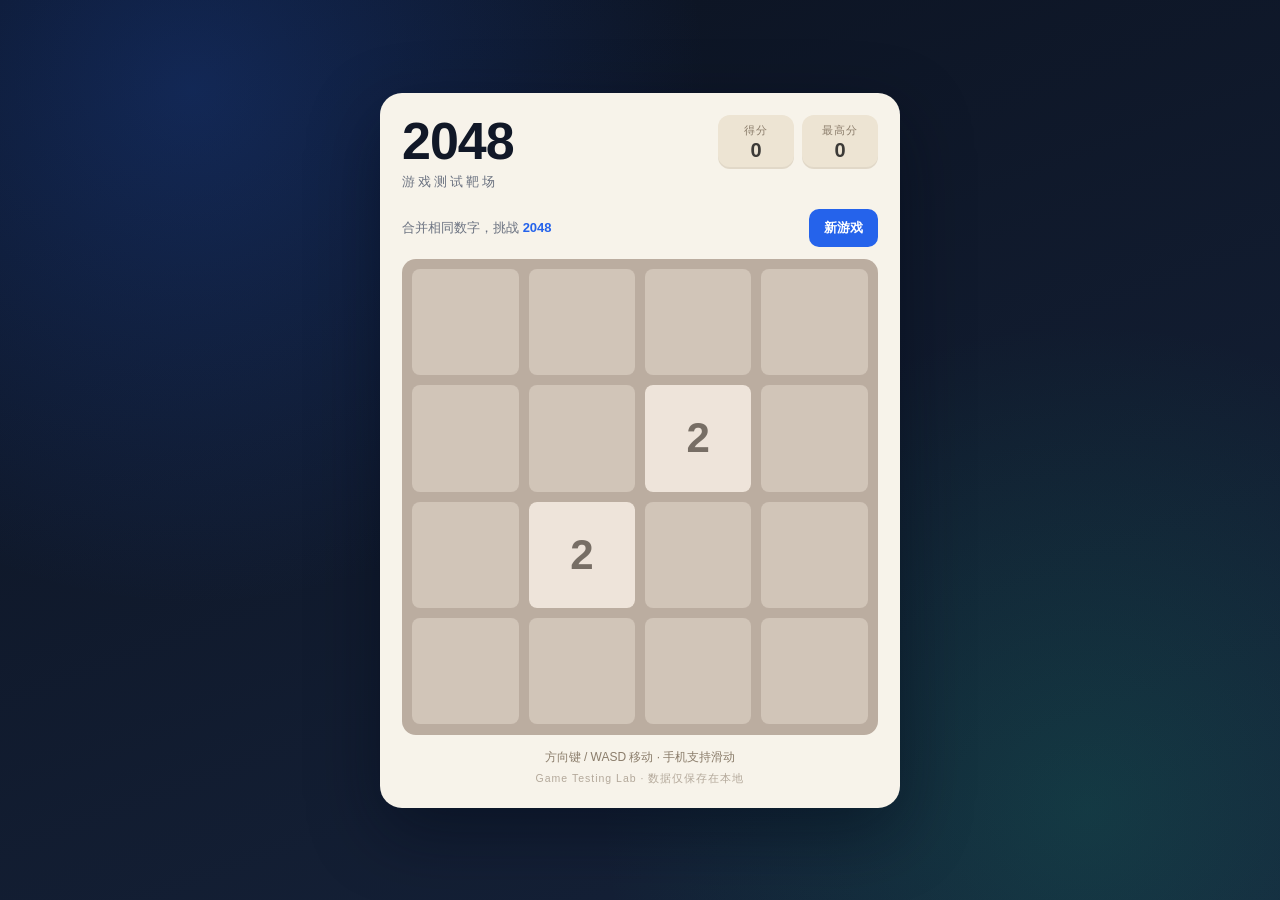
<file: index.html>
<!DOCTYPE html>
<html lang="zh-CN">
<head>
  <meta charset="utf-8">
  <meta name="viewport" content="width=device-width, initial-scale=1">
  <title>2048 · 游戏测试靶场</title>
  <link rel="stylesheet" href="css/style.css">
</head>
<body>
  <main class="app">
    <header class="topbar">
      <div class="brand">
        <h1>2048</h1>
        <p>游戏测试靶场</p>
      </div>
      <div class="scores">
        <div class="score-box">
          <span>得分</span>
          <strong data-testid="score">0</strong>
        </div>
        <div class="score-box">
          <span>最高分</span>
          <strong data-testid="best">0</strong>
        </div>
      </div>
    </header>

    <div class="toolbar">
      <p>合并相同数字，挑战 <b>2048</b></p>
      <button class="btn btn-primary" data-testid="new-game" type="button">新游戏</button>
    </div>

    <div class="board-wrap">
      <div class="board" data-testid="board" aria-label="2048 棋盘"></div>
      <div class="overlay hidden" data-testid="overlay">
        <div class="overlay-card">
          <h2 data-testid="overlay-title"></h2>
          <p data-testid="overlay-text"></p>
          <div class="overlay-actions">
            <button class="btn btn-primary" data-testid="continue" type="button">继续游戏</button>
            <button class="btn btn-secondary" data-testid="retry" type="button">再来一局</button>
          </div>
        </div>
      </div>
    </div>

    <div class="hint">方向键 / WASD 移动 · 手机支持滑动</div>
    <div class="meta">Game Testing Lab · 数据仅保存在本地</div>
  </main>
  <script src="js/game.js"></script>
</body>
</html>
</file>
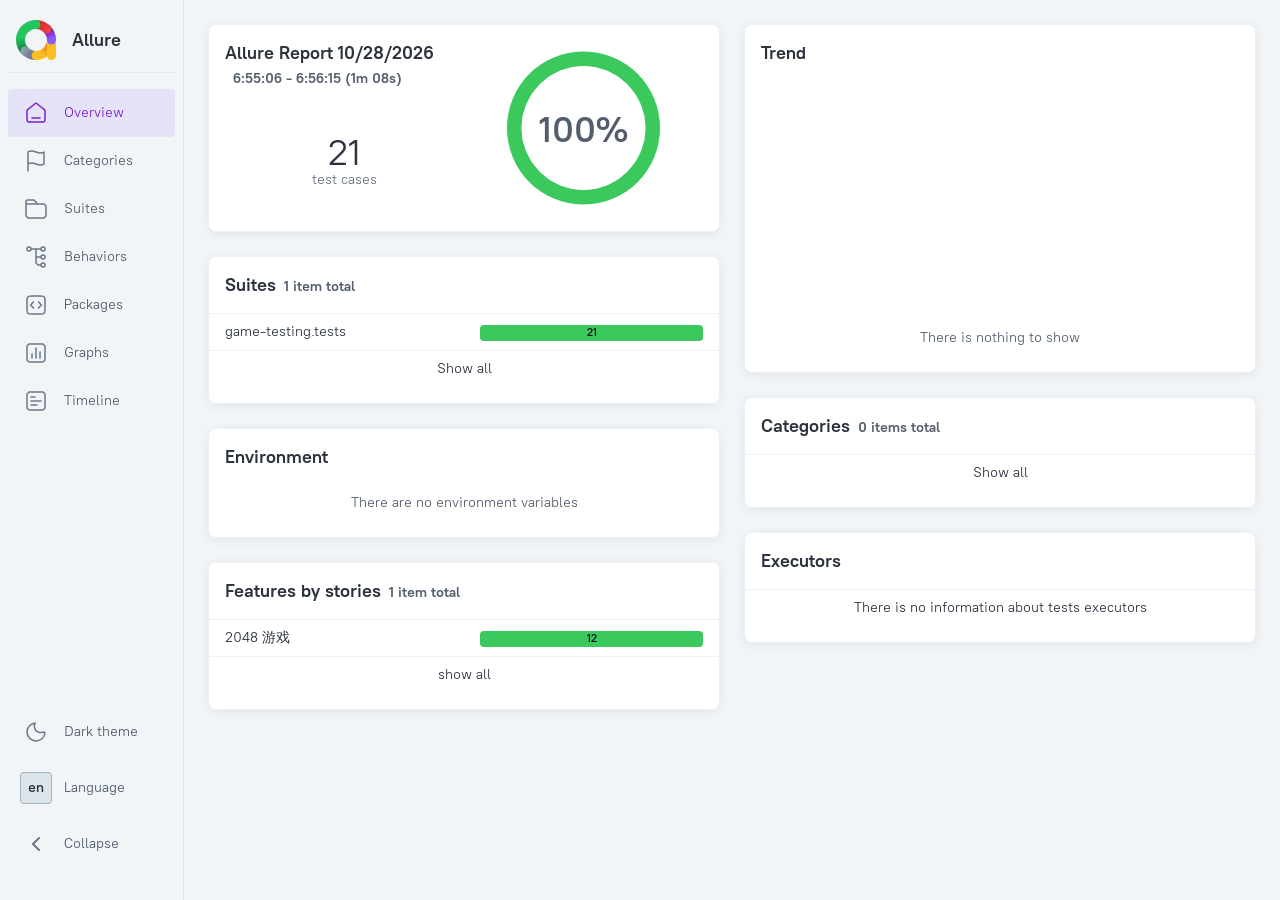
<file: reports/ui/allure-report/index.html>
<!DOCTYPE html>
<html dir="ltr" lang="en">
<head>
    <meta charset="utf-8">
    <meta name="allure-report-uuid" content="e8ed28e4-d3ab-473b-b7ad-dbb831a4a3b6">
    <title>Allure Report</title>
    <link rel="icon" href="assets/favicon-BDLHVmV7.ico">
    <!-- allure-core-head:start -->
    <!-- allure-core-head:end -->
</head>
<body>
    <div id="alert"></div>
    <div id="content">
        <span class="spinner">
            <span class="spinner__circle"></span>
        </span>
    </div>
    <div id="popup"></div>
    <!-- allure-core-body:start -->
    <script>
        window.__allureCoreLoaded = new Promise(function (resolve, reject) {
        window.__allureResolveCoreLoaded = resolve;
        window.__allureRejectCoreLoaded = reject;
    });
    </script>
    <script src="assets/index-CqG5t6J2.js"></script>
    <script>
        if (typeof window.__allureResolveCoreLoaded === "function") {
            window.__allureResolveCoreLoaded([]);
        }
    </script>
    <!-- allure-core-body:end -->
    <script async src="https://www.googletagmanager.com/gtag/js?id=G-FVWC4GKEYS"></script>
    <script>
        window.dataLayer = window.dataLayer || [];
        function gtag(){dataLayer.push(arguments);}
        gtag('js', new Date());
        gtag('config', 'G-FVWC4GKEYS', {
          'allureVersion': '2.46.1',
          'reportUuid': 'e8ed28e4-d3ab-473b-b7ad-dbb831a4a3b6',
          'single_file': false
        });
    </script>
</body>
</html>
</file>
<file: css/style.css>
:root {
  --bg-1: #0b1220;
  --bg-2: #16233b;
  --card: #f7f3ea;
  --board: #bbada0;
  --cell: rgba(238, 228, 218, 0.42);
  --text: #1f2937;
  --muted: #6b7280;
  --blue: #2563eb;
  --blue-2: #1d4ed8;
  --shadow: 0 24px 70px rgba(2, 8, 23, 0.45);
}

* { box-sizing: border-box; }
html, body { margin: 0; padding: 0; }
body {
  min-height: 100vh;
  display: grid;
  place-items: center;
  padding: 24px 14px;
  font-family: "Microsoft YaHei", "PingFang SC", "Segoe UI", sans-serif;
  color: var(--text);
  background:
    radial-gradient(circle at 15% 10%, rgba(37, 99, 235, 0.25), transparent 38%),
    radial-gradient(circle at 85% 90%, rgba(16, 185, 129, 0.16), transparent 36%),
    linear-gradient(160deg, var(--bg-1), var(--bg-2));
}

.app {
  width: min(100%, 520px);
  background: var(--card);
  border-radius: 22px;
  padding: 22px;
  box-shadow: var(--shadow);
}

.topbar {
  display: flex;
  align-items: flex-start;
  justify-content: space-between;
  gap: 16px;
}
.brand h1 {
  margin: 0;
  font-size: clamp(34px, 8vw, 52px);
  line-height: 1;
  letter-spacing: -1px;
  color: #111827;
}
.brand p {
  margin: 6px 0 0;
  color: var(--muted);
  font-size: 13px;
  letter-spacing: 3px;
}
.scores { display: flex; gap: 8px; }
.score-box {
  min-width: 76px;
  padding: 8px 10px 7px;
  border-radius: 12px;
  background: #ede4d3;
  text-align: center;
  box-shadow: inset 0 -2px 0 rgba(0,0,0,0.05);
}
.score-box span {
  display: block;
  font-size: 11px;
  color: #8b7d6b;
  letter-spacing: 1px;
}
.score-box strong {
  display: block;
  margin-top: 1px;
  font-size: 20px;
  color: #3c3a37;
  font-variant-numeric: tabular-nums;
}

.toolbar {
  display: flex;
  align-items: center;
  justify-content: space-between;
  gap: 12px;
  margin: 18px 0 12px;
}
.toolbar p { margin: 0; color: var(--muted); font-size: 13px; }
.toolbar b { color: var(--blue); }

.btn {
  border: 1px solid transparent;
  border-radius: 10px;
  padding: 9px 14px;
  font-size: 13px;
  font-weight: 700;
  font-family: inherit;
  cursor: pointer;
  transition: transform .12s ease, background .12s ease;
}
.btn:hover { transform: translateY(-1px); }
.btn-primary { background: var(--blue); color: #fff; }
.btn-primary:hover { background: var(--blue-2); }
.btn-secondary { background: #fff; color: #374151; border-color: #d7d0c5; }

.board-wrap { position: relative; }
.board {
  position: relative;
  display: grid;
  grid-template-columns: repeat(4, 1fr);
  gap: 2.2%;
  width: 100%;
  aspect-ratio: 1 / 1;
  padding: 2.2%;
  border-radius: 14px;
  background: var(--board);
  user-select: none;
  touch-action: none;
}
.cell {
  position: relative;
  border-radius: 8px;
  background: var(--cell);
  overflow: hidden;
}
.tile {
  position: absolute;
  inset: 0;
  display: grid;
  place-items: center;
  border-radius: 8px;
  font-weight: 800;
  font-size: clamp(18px, 6.2vw, 42px);
  line-height: 1;
  color: #776e65;
  font-variant-numeric: tabular-nums;
  transition: transform 80ms ease;
  animation: pop 100ms ease;
}
@keyframes pop {
  0% { transform: scale(0.82); }
  100% { transform: scale(1); }
}
.tile-2 { background: #eee4da; }
.tile-4 { background: #ede0c8; }
.tile-8 { background: #f2b179; color: #fff; }
.tile-16 { background: #f59563; color: #fff; }
.tile-32 { background: #f67c5f; color: #fff; }
.tile-64 { background: #f65e3b; color: #fff; }
.tile-128 { background: #edcf72; color: #fff; font-size: clamp(16px, 5.4vw, 36px); }
.tile-256 { background: #edcc61; color: #fff; font-size: clamp(16px, 5.4vw, 36px); }
.tile-512 { background: #edc850; color: #fff; font-size: clamp(16px, 5.4vw, 36px); }
.tile-1024 { background: #edc53f; color: #fff; font-size: clamp(14px, 4.6vw, 30px); }
.tile-2048 { background: #edc22e; color: #fff; font-size: clamp(14px, 4.6vw, 30px); }
.tile-4096, .tile-8192 { background: #3c3a32; color: #fff; font-size: clamp(13px, 4.2vw, 28px); }

.overlay {
  position: absolute;
  inset: 0;
  display: grid;
  place-items: center;
  border-radius: 14px;
  background: rgba(11, 18, 32, 0.78);
  backdrop-filter: blur(3px);
  z-index: 5;
}
.overlay.hidden { display: none; }
.overlay-card {
  width: min(84%, 320px);
  background: #fff;
  border-radius: 16px;
  padding: 24px 22px;
  text-align: center;
  box-shadow: 0 18px 50px rgba(2, 8, 23, 0.35);
}
.overlay-card h2 { margin: 0 0 8px; font-size: 24px; color: #111827; }
.overlay-card p { margin: 0 0 18px; color: var(--muted); font-size: 13px; line-height: 1.6; }
.overlay-actions { display: flex; gap: 8px; justify-content: center; flex-wrap: wrap; }
.overlay-actions .btn { min-width: 96px; }

.hint {
  margin-top: 14px;
  text-align: center;
  color: #8b7d6b;
  font-size: 12px;
}
.meta {
  margin-top: 6px;
  text-align: center;
  color: #b3a89a;
  font-size: 10.5px;
  letter-spacing: 1px;
}

@media (max-width: 420px) {
  body { padding: 10px 8px; }
  .app { padding: 16px; border-radius: 18px; }
  .score-box { min-width: 64px; padding: 6px 8px; }
  .score-box strong { font-size: 17px; }
  .toolbar { margin: 14px 0 10px; }
  .toolbar p { font-size: 12px; }
  .btn { padding: 8px 11px; font-size: 12px; }
  .tile { font-size: clamp(15px, 7.6vw, 30px); }
}

.tile-16384, .tile-32768, .tile-65536 {
  background: #3c3a32;
  color: #fff;
  font-size: clamp(12px, 4vw, 26px);
}
</file>
